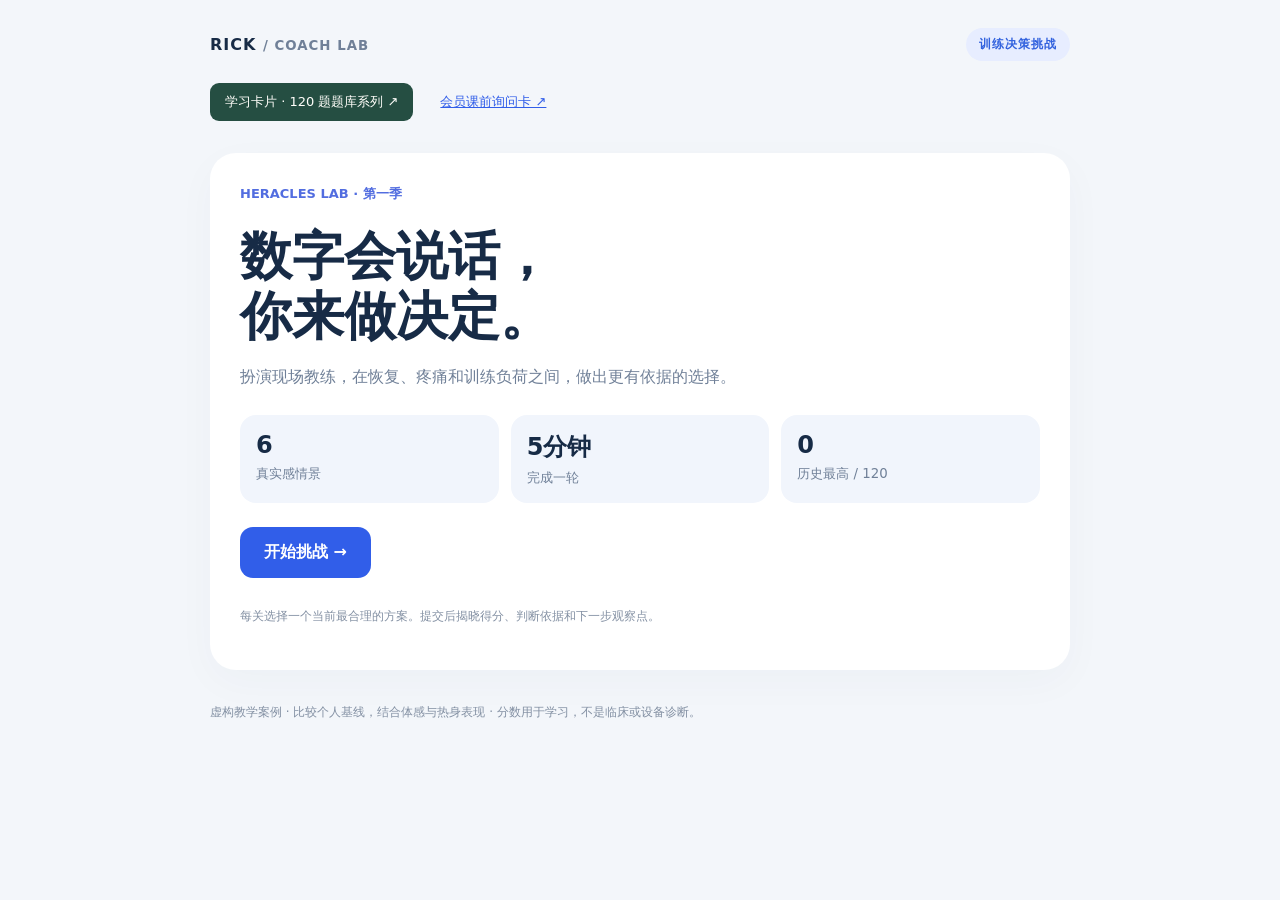
<file: index.html>
<!doctype html><html lang="zh-CN"><meta charset="utf-8"><meta name="viewport" content="width=device-width,initial-scale=1"><title>Rick · 训练决策挑战</title><style>
:root{font-family:system-ui,-apple-system,sans-serif;color:#172b46;background:#f3f6fa}*{box-sizing:border-box}body{margin:0}main{max-width:900px;margin:auto;padding:28px 20px 60px}header{display:flex;justify-content:space-between;align-items:center;font-weight:850;letter-spacing:1px}small,.muted{color:#708098}h1{font-size:clamp(30px,6vw,52px);line-height:1.15;margin:24px 0 12px}p{line-height:1.8}.pill{font-size:12px;border-radius:30px;padding:8px 13px;background:#e7edff;color:#3262de}.hero{margin:32px 0;padding:30px;border-radius:26px;background:#fff;box-shadow:0 12px 40px #1c386608}.stats{display:grid;grid-template-columns:repeat(3,1fr);gap:12px;margin:24px 0}.stat{padding:16px;border-radius:16px;background:#f1f5fc}.stat b{display:block;font-size:24px;margin-bottom:4px}.bar{height:6px;background:#e1e8f2;border-radius:9px;margin:20px 0}.bar i{display:block;background:#416bfa;height:100%;border-radius:9px;transition:width .3s}.tag{color:#526de0;font-size:13px;font-weight:700}h2{font-size:26px;line-height:1.4}.metrics{display:grid;grid-template-columns:repeat(2,1fr);gap:10px}.metric{padding:15px;background:#f3f6fb;border-radius:13px}.metric b{display:block;margin-top:7px;font-size:18px}.options{display:grid;gap:12px;margin:24px 0}button{font:inherit;cursor:pointer;border:0}button.option{text-align:left;padding:18px;background:white;border:1.5px solid #dce4ef;border-radius:14px;color:#243b59;line-height:1.5}button.option:hover{border-color:#416bfa;background:#f5f7ff}button.option.selected{border-color:#416bfa;background:#eaf0ff}button.option.correct{border-color:#1e9c80;background:#e4f6ee}button:disabled{cursor:default}.primary{background:#315ee9;color:white;border-radius:13px;padding:15px 24px;font-weight:750}.secondary{background:#eaf0fa;color:#33517a;border-radius:13px;padding:15px 22px;margin-left:10px}.feedback{padding:22px;border-radius:16px;background:#edf4ff;margin:20px 0}.feedback h3{margin:0}.feedback p{margin-bottom:0}.foot{font-size:12px;color:#8390a3;margin-top:28px}.hidden{display:none}.review{border-top:1px solid #e1e8f2;padding:18px 0}a{color:#315ee9}button:focus-visible{outline:3px solid #a6baff;outline-offset:3px}@media(max-width:500px){.hero{padding:22px 18px}.stat{padding:12px}.stat b{font-size:20px}.secondary{margin:10px 0 0}.metrics{gap:8px}}
</style><main><header><span>RICK <small>/ COACH LAB</small></span><span class="pill">训练决策挑战</span></header><nav aria-label="学习工具系列" style="display:flex;gap:12px;flex-wrap:wrap;margin:22px 0 0;font-size:13px"><a href="./quiz-series/" style="background:#254e42;color:#fffefa;text-decoration:none;padding:10px 15px;border-radius:9px">学习卡片 · 120 题题库系列 ↗</a><a href="./session-card/" style="padding:10px 15px">会员课前询问卡 ↗</a></nav><div id="app"></div><p class="foot">虚构教学案例 · 比较个人基线，结合体感与热身表现 · 分数用于学习，不是临床或设备诊断。</p></main><script>
const cases=[
{tag:'01 / 恢复与体感',title:'HRV正常，就能放心冲吗？',story:'会员今天安排高强度骑行。前天练腿，昨晚加班；本人说：“手表看起来还行，但腿有点沉。”没有急性疼痛或疾病症状。',metrics:[['昨晚睡眠','5小时'],['夜间HRV','在个人基线范围'],['静息心率','比平时高5次/分'],['热身反馈','腿沉，用力感偏高']],opts:['按原计划完成间歇，HRV正常就够了','先低强度热身复评，必要时改轻松骑或缩短训练','取消未来一周训练，等待指标全部完美','改成大重量腿部训练，避开有氧'],points:[0,20,5,0],why:'HRV只是一个线索。短睡眠、静息心率上移和热身用力感偏高，共同提示今天可能承受不了原定强度。先复评，再降强度或训练量，比机械照表更合理。',tip:'继续追问：腿沉是在缓解还是加重？相同功率下心率和RPE是否异常？若出现不适，应终止训练并进一步评估。'},
{tag:'02 / 数据与现实',title:'准备度很高，膝盖却在抗议',story:'会员准备做跳跃循环训练。手表训练准备度很高，但下楼时膝前侧疼，徒手蹲会重现疼痛。',metrics:[['训练准备度','88 / 100'],['睡眠','8小时'],['身体信号','下楼膝痛'],['动作检查','徒手蹲重现疼痛']],opts:['准备度高，按计划跳跃','充分热身后用意志力完成','暂停诱发疼痛的动作，选择耐受活动并评估问题','把跳跃次数减半，仍做同样动作'],points:[0,0,20,5],why:'全身恢复指标不能判断局部组织是否适合承受跳跃负荷。疼痛已在日常活动和动作中出现，应该先暂停诱发动作，了解疼痛和功能变化。',tip:'若疼痛持续、加重，或出现明显肿胀、卡锁、不能负重等情况，应寻求医疗评估。不要凭准备度给局部疼痛放行。'},
{tag:'03 / 负荷冲突',title:'每堂课都合理，排在一起呢？',story:'一位兼顾增肌和骑行的会员，周一重腿、周二骑行间歇、周三又重腿。最近两周腿部表现下降，上肢表现稳定，睡眠基本正常。',metrics:[['周一','大重量腿部'],['周二','高强度骑行'],['周三','再次大重量腿部'],['趋势','腿部表现连续下降']],opts:['增加腿部训练组数，突破平台','优先拉开腿部高负荷日，减少本周腿部总负荷并观察','只要每次换项目，就没有恢复冲突','停掉所有上肢训练'],points:[0,20,0,0],why:'换项目不等于换组织。骑行间歇和重腿都可能增加下肢疲劳，连续堆叠可能影响后续训练质量。结合表现趋势，优先调整排期和总量。',tip:'随后用相近条件下的力量表现、骑行输出和RPE复查；不要只盯着总训练分钟数。'},
{tag:'04 / 趋势判读',title:'HRV一天变低，需要停练吗？',story:'会员夜间HRV低于平时，但只出现一晚。静息心率与睡眠正常，没有不适；热身时动作、心率反应和体感均如常。今天计划中等强度力量训练。',metrics:[['HRV','单晚偏低'],['静息心率','正常'],['主观恢复','感觉良好'],['热身表现','和平时一致']],opts:['仅凭这一晚HRV，取消全部训练','把训练加倍，证明身体没问题','核对测量和近期趋势，按热身反应训练并保留调整余地','以后不再看HRV'],points:[5,0,20,0],why:'单次偏低可能来自正常波动或测量条件。其他信号和热身表现稳定时，可保留计划并动态调整，不必用一个数字一票否决。',tip:'观察后续几天的个人趋势；若同时出现体感恶化、表现下降或疾病症状，再重新评估。'},
{tag:'05 / 训练现场',title:'同样重量，今天突然很吃力',story:'会员平常深蹲工作组为80公斤×6，约RPE7。今天同样重量第一组已接近RPE9，速度明显变慢，动作仍可控，没有疼痛。',metrics:[['平时工作组','80kg × 6 / RPE7'],['今天第一组','80kg × 6 / RPE9'],['动作速度','明显变慢'],['今日目标','保持动作质量']],opts:['必须完成原定重量和全部组数','充分休息后复评，减重或减组，让努力程度回到目标范围','立刻测试1RM，确认实力','把剩余组都做到力竭'],points:[0,20,0,0],why:'计划重量只是起点，实际努力程度才反映当天这组的成本。先检查休息、热身和技术，再调整重量或组数，有助于维持训练质量。',tip:'RPE9表示大约还剩1次可完成重复，但估计存在误差。结合动作和速度，避免假装RPE是精密仪器。'},
{tag:'06 / 综合决策',title:'减量后回暖，该立即补课吗？',story:'会员因疲劳减量了三天。今天睡得好、精神回升，静息心率接近基线；还未做训练热身。会员想一次补回之前少练的所有组数。',metrics:[['最近三天','主动减量'],['主观状态','明显改善'],['静息心率','接近个人基线'],['训练表现','尚未复评']],opts:['一次补完所有缺失训练量','永远保持减量，不再增加训练','先热身复评，逐步恢复正常训练，继续观察次日反应','状态好就直接挑战个人纪录'],points:[0,5,20,0],why:'恢复好转支持重新评估训练，不代表可以一次偿还“训练债”。先确认实际表现，再逐步回到可承受的正常训练量。',tip:'下一天的疲劳、局部不适和表现变化，是判断恢复安排是否合适的重要反馈。'}
];let idx=0,answers=[],selected=null,revealed=false;const app=document.getElementById('app');let best=0;try{best=+localStorage.getItem('rick-best')||0}catch(e){}function home(){app.innerHTML=`<section class="hero"><span class="tag">HERACLES LAB · 第一季</span><h1>数字会说话，<br>你来做决定。</h1><p class="muted">扮演现场教练，在恢复、疼痛和训练负荷之间，做出更有依据的选择。</p><div class="stats"><div class="stat"><b>6</b><small>真实感情景</small></div><div class="stat"><b>5分钟</b><small>完成一轮</small></div><div class="stat"><b>${best}</b><small>历史最高 / 120</small></div></div><button class="primary" onclick="start()">开始挑战 →</button><p class="foot">每关选择一个当前最合理的方案。提交后揭晓得分、判断依据和下一步观察点。</p></section>`}function start(){idx=0;answers=[];selected=null;revealed=false;render()}function render(){const c=cases[idx];app.innerHTML=`<div class="bar"><i style="width:${idx/6*100}%"></i></div><section class="hero"><span class="tag">${c.tag} · 第 ${idx+1} / 6 关</span><h2>${c.title}</h2><p>${c.story}</p><div class="metrics">${c.metrics.map(m=>`<div class="metric"><small>${m[0]}</small><b>${m[1]}</b></div>`).join('')}</div><p class="muted">你会如何安排？</p><div class="options">${c.opts.map((o,i)=>`<button class="option ${selected===i?'selected':''} ${revealed&&c.points[i]===20?'correct':''}" ${revealed?'disabled':''} onclick="choose(${i})">${String.fromCharCode(65+i)}．${o}</button>`).join('')}</div>${revealed?`<div class="feedback" role="status"><h3>${c.points[selected]===20?'✓ 判断到位':c.points[selected]>0?'有可取之处，但还可更好':'再看看关键线索'} · +${c.points[selected]}分</h3><p>${c.why}</p><p><b>教练追问：</b>${c.tip}</p></div><button class="primary" onclick="next()">${idx===5?'查看挑战报告':'下一关 →'}</button>`:`<button class="primary" onclick="submit()" ${selected===null?'disabled style="opacity:.45"':''}>确认决策</button>`}</section>`}function choose(i){if(revealed)return;selected=i;render()}function submit(){if(selected===null||revealed)return;revealed=true;answers.push(selected);render()}function next(){if(idx===5){finish();return}idx++;selected=null;revealed=false;render();window.scrollTo({top:0,behavior:'smooth'})}function finish(){let score=answers.reduce((s,a,i)=>s+cases[i].points[a],0);best=Math.max(best,score);try{localStorage.setItem('rick-best',best)}catch(e){}app.innerHTML=`<section class="hero"><span class="tag">挑战完成 / COACH REPORT</span><h1>${score} <small style="font-size:22px">/ 120</small></h1><h2>${score>=100?'训练决策领航员':score>=70?'稳步进阶的教练':'好判断，从复盘开始'}</h2><p>关键不是追逐满分，而是建立判断顺序：<b>先看安全与症状，再结合个人趋势、体感和现场表现，最后调整计划。</b></p>${cases.map((c,i)=>`<div class="review"><b>${c.title} · ${c.points[answers[i]]} / 20</b><p class="muted">你的选择：${c.opts[answers[i]]}<br>推荐选择：${c.opts[c.points.indexOf(20)]}</p><p>${c.why}</p></div>`).join('')}<button class="primary" onclick="start()">再挑战一次 ↻</button><button class="secondary" onclick="home()">返回首页</button></section>`;window.scrollTo({top:0,behavior:'smooth'})}home();
</script></html>
</file>
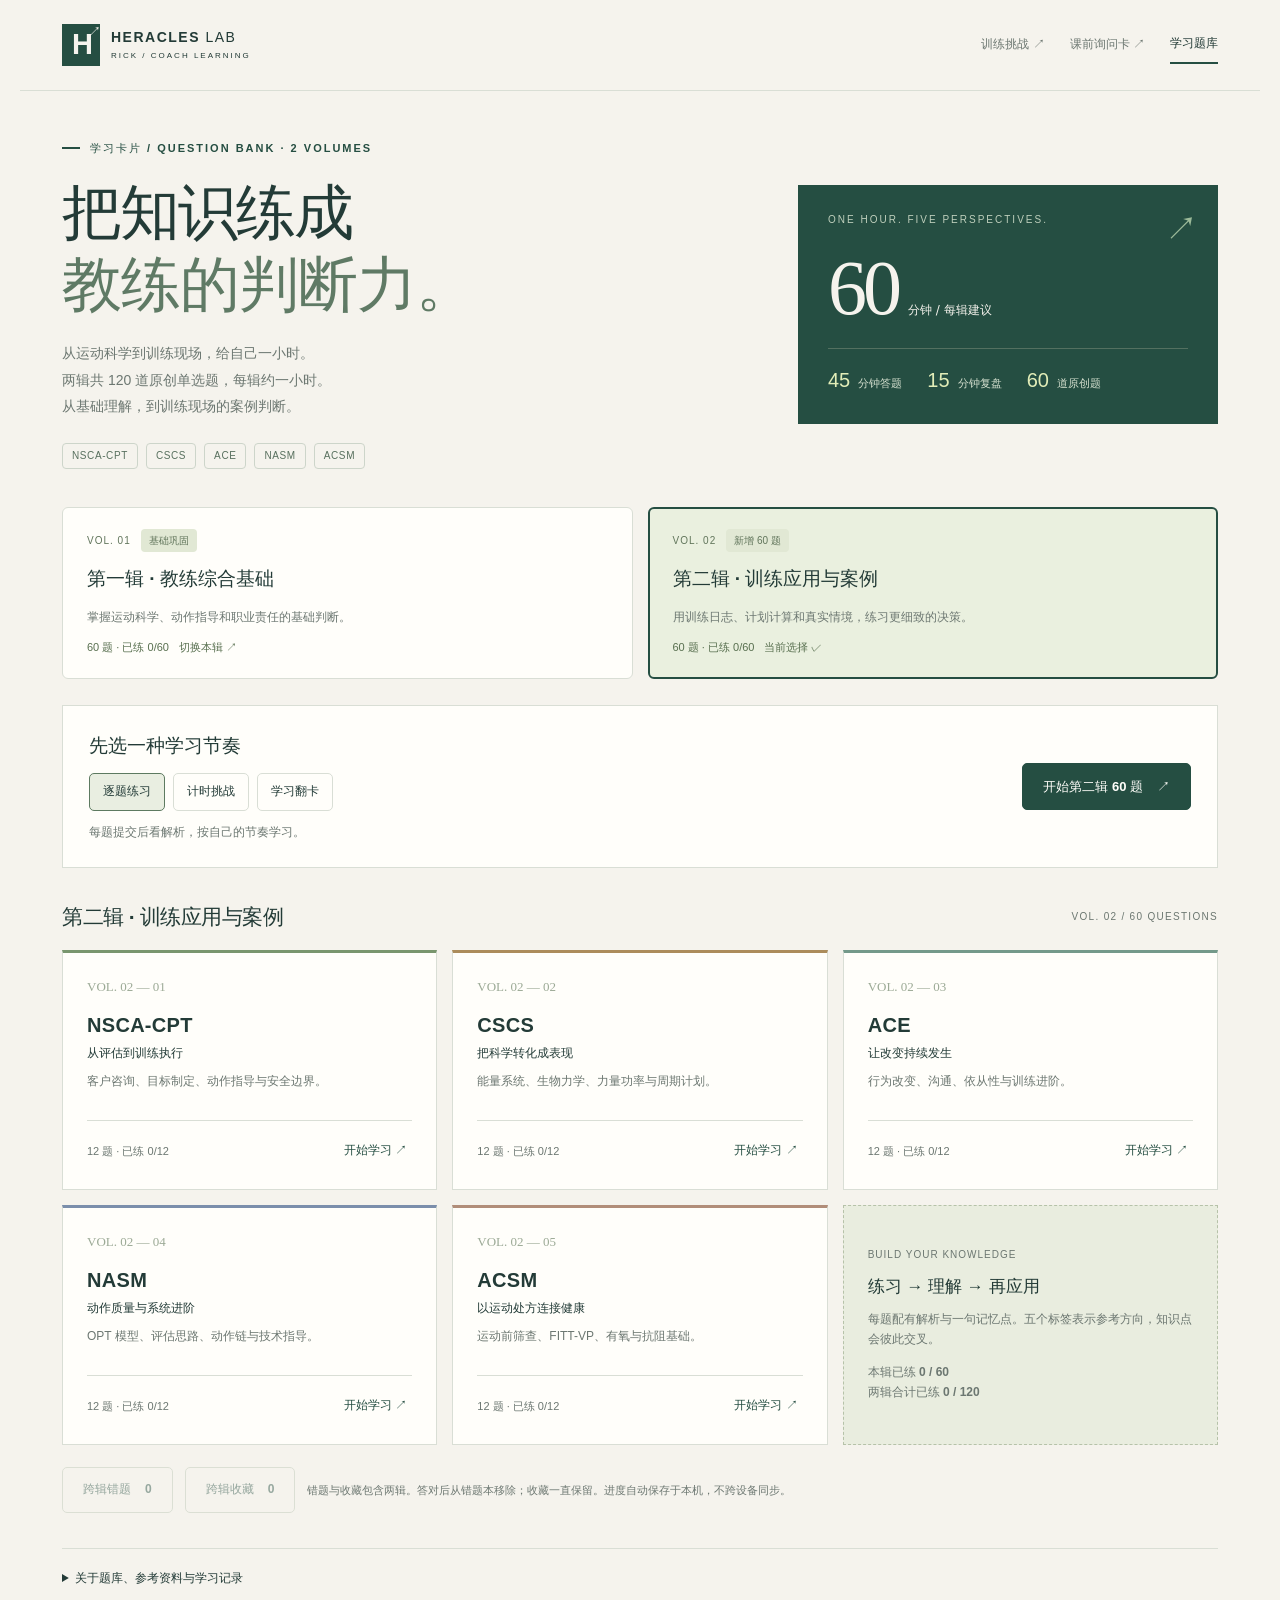
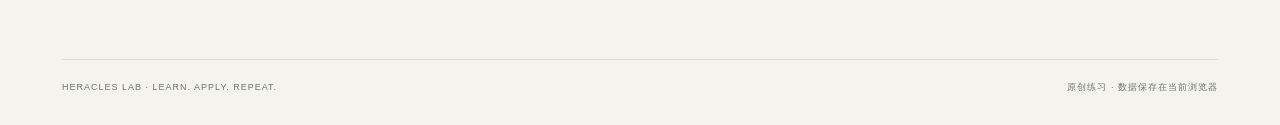
<file: quiz-series/index.html>
<!doctype html>
<html lang="zh-CN">
<head>
  <meta charset="utf-8"><meta name="viewport" content="width=device-width,initial-scale=1,viewport-fit=cover">
  <meta name="theme-color" content="#f5f3ed">
  <meta name="description" content="Rick 学习卡片·教练知识题库系列。参考 NSCA-CPT、CSCS、ACE、NASM、ACSM 公开学习领域，两辑120道原创题：基础巩固与训练应用案例，练习、计时挑战、翻卡与错题复盘。">
  <title>学习卡片 · 教练知识题库 | HERACLES LAB</title>
  <link rel="stylesheet" href="./style.css?v=20261027-2">
</head>
<body>
<a href="#content" class="skip">跳转到内容</a>
<header class="topbar"><a href="../" class="brand"><span class="brand-mark">H<span>↗</span></span><span>HERACLES <b>LAB</b><small>RICK / COACH LEARNING</small></span></a><nav aria-label="主导航"><a href="../">训练挑战 ↗</a><a href="../session-card/">课前询问卡 ↗</a><button id="home-nav" class="nav-current">学习题库</button></nav></header>
<main id="content" tabindex="-1"><div id="app"><p class="loading">正在整理你的学习卡片…</p></div><noscript><p>请启用 JavaScript 后使用交互题库。</p></noscript></main>
<footer><span>HERACLES LAB · LEARN. APPLY. REPEAT.</span><span>原创练习 · 数据保存在当前浏览器</span></footer>
<div id="toast" class="toast" role="status" aria-live="polite"></div>
<dialog id="confirm-dialog" aria-labelledby="dialog-title"><h2 id="dialog-title">交卷并复盘？</h2><p id="dialog-body"></p><div class="actions"><button class="btn secondary" id="dialog-cancel">继续答题</button><button class="btn" id="dialog-ok">确认交卷</button></div></dialog>
<script src="./questions.js?v=20261027-2"></script><script type="module" src="./app.mjs?v=20261027-2"></script>
</body></html>
</file>
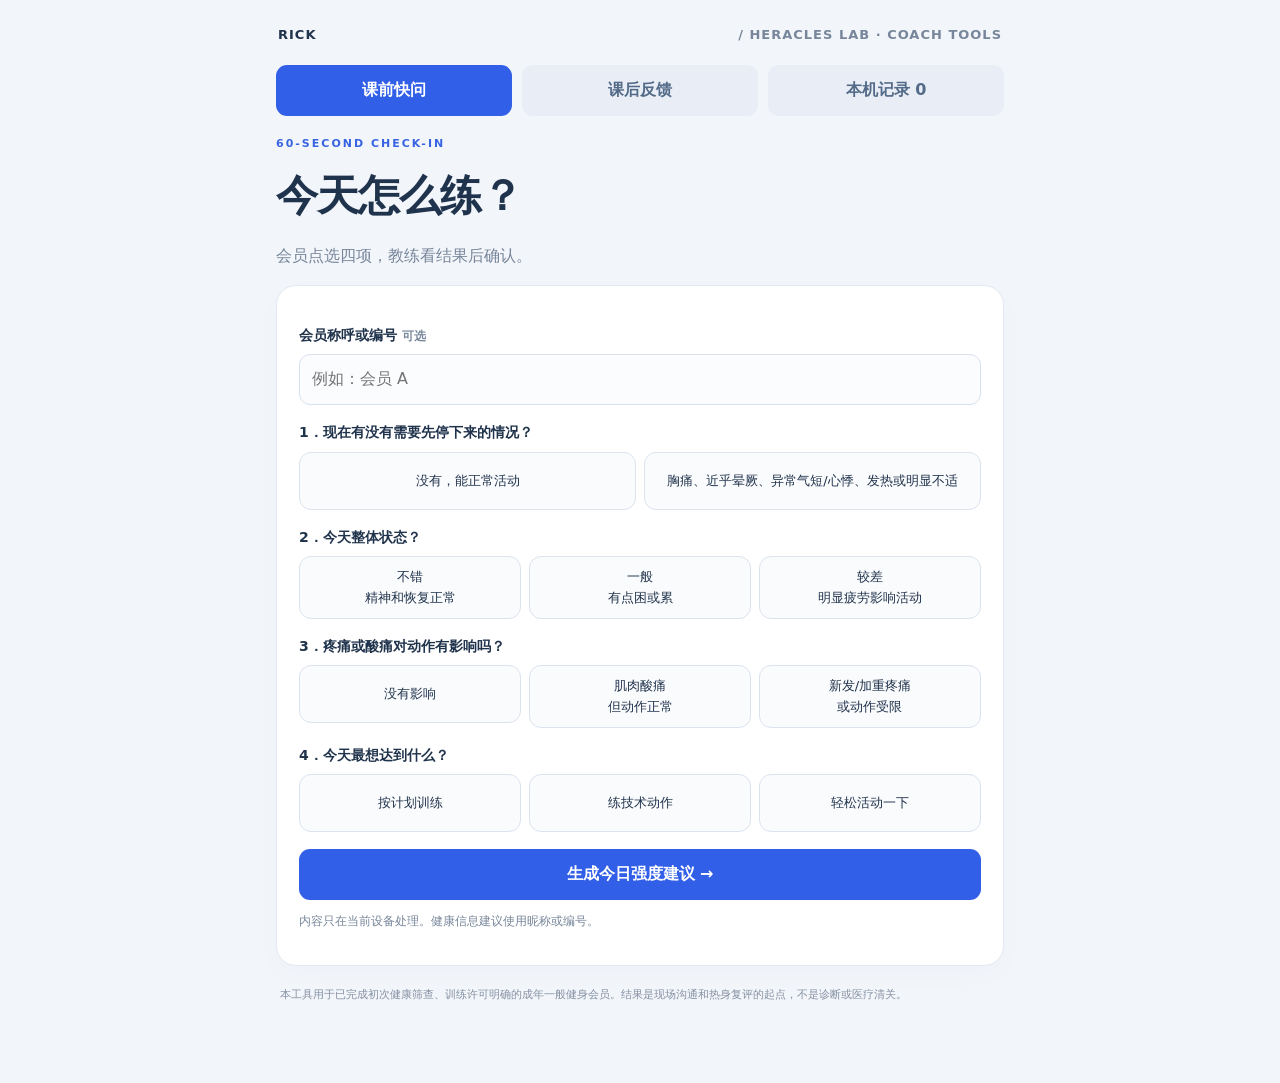
<file: session-card/index.html>
<!doctype html>
<html lang="zh-CN"><head><meta charset="utf-8"><meta name="viewport" content="width=device-width,initial-scale=1"><title>Rick · 会员训练状态卡</title>
<style>
:root{font-family:system-ui,-apple-system,"PingFang SC",sans-serif;color:#20334c;background:#f2f5fa;line-height:1.55}*{box-sizing:border-box}body{margin:0}main{max-width:760px;margin:auto;padding:20px 16px 60px}header,.row,.tabs,.actions{display:flex;align-items:center;gap:10px}header,.row{justify-content:space-between}header{font-size:13px;font-weight:900;letter-spacing:1px;margin:5px 2px 20px}header span,.muted,small{color:#77869a}h1{font-size:clamp(28px,7vw,42px);letter-spacing:-1px;margin:8px 0}h2{font-size:22px;margin:0 0 5px}h3{font-size:17px;margin:0 0 8px}.eyebrow{font-size:11px;letter-spacing:2px;font-weight:900;color:#3864e2}.pill{font-size:12px;font-weight:800;color:#3864e2;background:#edf2ff;padding:6px 11px;border-radius:99px}.card{background:#fff;border:1px solid #e3e9f2;border-radius:20px;padding:22px;margin-top:16px;box-shadow:0 8px 28px #294a7205}.tabs{margin-bottom:14px}.tabs button{flex:1;background:#e9eef6;color:#536b88}.tabs button.active{background:#315fe8;color:white}.field{margin:17px 0}.field>label{display:block;font-weight:800;font-size:14px;margin-bottom:8px}.choices{display:grid;grid-template-columns:repeat(3,1fr);gap:8px}.choices.two{grid-template-columns:repeat(2,1fr)}.choice input{position:absolute;opacity:0}.choice span{display:flex;align-items:center;justify-content:center;text-align:center;min-height:58px;padding:10px;border:1px solid #dbe3ee;border-radius:12px;background:#fafbfd;font-size:13px}.choice input:checked+span{border-color:#315fe8;background:#edf2ff;color:#244fc8;font-weight:800}input[type=text],input[type=number],input[type=date],textarea,select{font:inherit;width:100%;padding:12px;border:1px solid #d8e1ec;border-radius:11px;background:#fbfcfe;color:#20334c}textarea{min-height:78px;resize:vertical}button{font:inherit;border:0;border-radius:11px;padding:13px 17px;font-weight:800;cursor:pointer;background:#315fe8;color:white}button.secondary{background:#eaf0f8;color:#46617f}button.ghost{background:transparent;color:#4d6684;border:1px solid #dce4ee}.actions{flex-wrap:wrap;margin-top:18px}.actions button{flex:1;min-width:145px}.hidden{display:none!important}.notice{padding:13px;border-radius:12px;background:#fff0ee;color:#9d3937;font-size:13px;margin-top:10px}.result{border-top:5px solid #3262ed}.result.caution{border-top-color:#e4a22f}.result.stop{border-top-color:#d45a57}.metrics{display:grid;grid-template-columns:repeat(3,1fr);gap:9px;margin:17px 0}.metric{padding:13px;background:#f3f6fa;border-radius:12px;font-size:11px;color:#718097}.metric b{display:block;color:#253d59;font-size:17px;margin-top:4px}.plan{padding-left:20px}.plan li{margin:8px 0}.summary{font-size:13px;background:#f6f8fb;padding:13px;border-radius:12px}.historyItem{border:1px solid #e1e7f0;border-radius:14px;padding:15px;margin:10px 0}.historyItem p{margin:4px 0}.historyItem .tag{font-size:11px;color:#315fe8;font-weight:800}.empty{text-align:center;padding:35px 10px;color:#7b899a}.subtle{font-size:12px}.sectionHead{margin-bottom:14px}.postgrid{display:grid;grid-template-columns:1fr 1fr;gap:12px}footer{font-size:11px;color:#8491a2;margin:20px 4px}dialog{border:0;border-radius:18px;padding:18px;max-width:590px;width:calc(100% - 30px);box-shadow:0 25px 80px #10233d40}dialog::backdrop{background:#1d2d4466}dialog img{width:100%;border-radius:12px}button:focus-visible,input:focus-visible,textarea:focus-visible{outline:3px solid #a9bdff;outline-offset:2px}@media(max-width:520px){main{padding:14px 12px 45px}.card{padding:18px 15px;border-radius:16px}.choices{grid-template-columns:1fr}.choices.two{grid-template-columns:1fr 1fr}.metrics{grid-template-columns:1fr}.metric{display:flex;align-items:center;justify-content:space-between}.metric b{margin:0}.postgrid{grid-template-columns:1fr}.row{align-items:flex-start}.pill{white-space:nowrap}}
</style></head><body><main>
<header>RICK <span>/ HERACLES LAB · COACH TOOLS</span></header>
<div class="tabs" role="tablist"><button class="active" data-tab="checkin">课前快问</button><button data-tab="after">课后反馈</button><button data-tab="history">本机记录 <span id="count">0</span></button></div>
<section id="checkin" class="panel"><div class="sectionHead"><span class="eyebrow">60-SECOND CHECK-IN</span><h1>今天怎么练？</h1><p class="muted">会员点选四项，教练看结果后确认。</p></div>
<form id="quickForm" class="card"><div class="field"><label>会员称呼或编号 <small>可选</small></label><input id="member" type="text" maxlength="30" placeholder="例如：会员 A"></div>
<div class="field"><label>1．现在有没有需要先停下来的情况？</label><div class="choices two"><label class="choice"><input type="radio" name="safety" value="ok" required><span>没有，能正常活动</span></label><label class="choice"><input type="radio" name="safety" value="stop"><span>胸痛、近乎晕厥、异常气短/心悸、发热或明显不适</span></label></div><div id="safetyNotice" class="notice hidden">今天先不进入训练。若症状正在发生、严重或持续，及时联系当地急救服务；其他情况先由医疗专业人员评估。</div></div>
<div class="field"><label>2．今天整体状态？</label><div class="choices"><label class="choice"><input type="radio" name="ready" value="good" required><span>不错<br>精神和恢复正常</span></label><label class="choice"><input type="radio" name="ready" value="mid"><span>一般<br>有点困或累</span></label><label class="choice"><input type="radio" name="ready" value="low"><span>较差<br>明显疲劳影响活动</span></label></div></div>
<div class="field"><label>3．疼痛或酸痛对动作有影响吗？</label><div class="choices"><label class="choice"><input type="radio" name="pain" value="none" required><span>没有影响</span></label><label class="choice"><input type="radio" name="pain" value="sore"><span>肌肉酸痛<br>但动作正常</span></label><label class="choice"><input type="radio" name="pain" value="pain"><span>新发/加重疼痛<br>或动作受限</span></label></div><textarea id="painNote" class="hidden" maxlength="120" placeholder="部位、诱发动作、是否加重（有疼痛时必填）"></textarea></div>
<div class="field"><label>4．今天最想达到什么？</label><div class="choices"><label class="choice"><input type="radio" name="goal" value="plan" required><span>按计划训练</span></label><label class="choice"><input type="radio" name="goal" value="skill"><span>练技术动作</span></label><label class="choice"><input type="radio" name="goal" value="easy"><span>轻松活动一下</span></label></div></div>
<button type="submit" style="width:100%">生成今日强度建议 →</button><p class="subtle muted">内容只在当前设备处理。健康信息建议使用昵称或编号。</p></form></section>
<section id="result" class="card result hidden" aria-live="polite"></section>
<section id="after" class="panel hidden"><div class="sectionHead"><span class="eyebrow">POST-SESSION</span><h1>课后 30 秒反馈</h1><p class="muted">留下真正影响下次课的四个信息。</p></div><form id="afterForm" class="card">
<div class="postgrid"><div class="field"><label>会员称呼或编号</label><input id="afterMember" required maxlength="30" placeholder="与课前一致"></div><div class="field"><label>本次训练日期</label><input id="afterDate" type="date" required></div></div>
<div class="field"><label>整堂课实际 RPE（0–10）</label><input id="sessionRpe" type="range" min="0" max="10" value="6"><div class="row"><small>非常轻松</small><b id="rpeValue">6 / 10</b><small>极限</small></div></div>
<div class="field"><label>原计划完成度</label><div class="choices"><label class="choice"><input type="radio" name="completion" value="全部完成" required><span>全部完成</span></label><label class="choice"><input type="radio" name="completion" value="调整后完成"><span>调整后完成</span></label><label class="choice"><input type="radio" name="completion" value="提前结束"><span>提前结束</span></label></div></div>
<div class="field"><label>训练中疼痛变化</label><div class="choices"><label class="choice"><input type="radio" name="painAfter" value="无疼痛/无变化" required><span>无疼痛/无变化</span></label><label class="choice"><input type="radio" name="painAfter" value="改善"><span>改善</span></label><label class="choice"><input type="radio" name="painAfter" value="出现或加重"><span>出现或加重</span></label></div></div>
<div class="field"><label>教练备注 <small>可选</small></label><textarea id="coachNote" maxlength="200" placeholder="哪些动作调整有效？下次避免或重点观察什么？"></textarea></div><button type="submit" style="width:100%">保存并生成下次课提示</button></form><section id="nextPlan" class="card hidden" aria-live="polite"></section></section>
<section id="history" class="panel hidden"><div class="sectionHead"><span class="eyebrow">LOCAL LOG</span><h1>本机记录</h1><p class="muted">只保存在当前浏览器，可复制或删除。</p></div><div id="historyList"></div></section>
<dialog id="shareDialog"><div class="row"><h3>微信结果卡</h3><button class="ghost" onclick="shareDialog.close()">关闭</button></div><p class="subtle muted">手机上可长按图片保存，或使用“分享图片”。</p><img id="shareImage" alt="今日训练建议卡"><div class="actions"><button id="nativeShare">分享图片</button><button class="secondary" id="downloadCard">下载图片</button></div></dialog>
<footer>本工具用于已完成初次健康筛查、训练许可明确的成年一般健身会员。结果是现场沟通和热身复评的起点，不是诊断或医疗清关。</footer>
</main><script>
const $=id=>document.getElementById(id),q=(s,p=document)=>p.querySelector(s),qa=(s,p=document)=>[...p.querySelectorAll(s)];const esc=s=>String(s??'').replace(/[&<>"']/g,c=>({'&':'&amp;','<':'&lt;','>':'&gt;','"':'&quot;',"'":'&#39;'}[c]));const today=()=>{const d=new Date;return `${d.getFullYear()}-${String(d.getMonth()+1).padStart(2,'0')}-${String(d.getDate()).padStart(2,'0')}`};let current=null,cardBlob=null;$('afterDate').value=today();
function radio(name,form=document){return q(`input[name="${name}"]:checked`,form)?.value||''}qa('.tabs button').forEach(b=>b.onclick=()=>showTab(b.dataset.tab));function showTab(id){qa('.tabs button').forEach(b=>b.classList.toggle('active',b.dataset.tab===id));qa('.panel').forEach(p=>p.classList.toggle('hidden',p.id!==id));$('result').classList.add('hidden');if(id==='history')renderHistory()}qa('input[name=safety]').forEach(i=>i.onchange=()=>$('safetyNotice').classList.toggle('hidden',i.value!=='stop'));qa('input[name=pain]').forEach(i=>i.onchange=()=>{const on=i.value==='pain';$('painNote').classList.toggle('hidden',!on);$('painNote').required=on});
function decide(v){if(v.safety==='stop')return{level:'stop',title:'暂停训练 · 先评估异常情况',rpe:'不训练',volume:'暂停',start:'医疗评估',steps:['不进入热身或训练。','若症状正在发生、严重或持续，及时联系当地急救服务。'],tag:'暂停'};if(v.pain==='pain')return{level:'caution',title:'局部问题优先 · 暂停诱发动作',rpe:'按安全活动决定',volume:'暂不自动设定',start:'检查疼痛与功能',steps:['暂停诱发疼痛或动作受限的项目，由教练了解部位、性质与变化。','只有确认其他活动安全且不诱发症状时，才考虑替代训练；持续或加重应转介评估。'],tag:'先评估'};if(v.ready==='low'||v.goal==='easy')return{level:'caution',title:'恢复 / 技术优先',rpe:'2–4 / 10',volume:'缩短约30–50%',start:'轻松热身复评',steps:['选择轻松活动、技术练习或恢复内容。','保留约4次以上余力；若热身后仍明显疲劳，结束训练。'],tag:'恢复日'};if(v.ready==='mid'||v.pain==='sore')return{level:'caution',title:'保守起步 · 热身后再定',rpe:'4–6 / 10',volume:'先减约20–30%',start:'首组复评',steps:['逐级热身，观察动作、心率和主观用力感。','力量动作先留3–4次余力；首组偏重时减重5–10%或减少重复。'],tag:'保守'};if(v.goal==='skill')return{level:'',title:'技术训练 · 质量优先',rpe:'4–6 / 10',volume:'按技术质量调整',start:'低负荷练习',steps:['从容易控制的负荷和动作范围开始。','保持至少4次余力，动作质量下降时停止该组。'],tag:'技术'};return{level:'',title:'按计划进入热身',rpe:'按原计划',volume:'先维持',start:'首组确认',steps:['逐级热身，确认没有疼痛且动作稳定。','一般工作组先留2–3次余力；今天状态好也不自动挑战极限。'],tag:'正常'}}
$('quickForm').onsubmit=e=>{e.preventDefault();const v={member:$('member').value.trim()||'会员',safety:radio('safety',e.target),ready:radio('ready',e.target),pain:radio('pain',e.target),goal:radio('goal',e.target),painNote:$('painNote').value.trim(),date:today()};current={...v,...decide(v)};renderResult()};function renderResult(){const r=current;$('result').className=`card result ${r.level}`;$('result').innerHTML=`<span class="eyebrow">TODAY'S PLAN</span><p class="subtle muted">${esc(r.member)} · ${r.date}</p><h2>${r.title}</h2><div class="metrics"><div class="metric">整堂课RPE<b>${r.rpe}</b></div><div class="metric">训练量<b>${r.volume}</b></div><div class="metric">下一步<b>${r.start}</b></div></div><ol class="plan">${r.steps.map(x=>`<li>${esc(x)}</li>`).join('')}</ol>${r.painNote?`<p class="summary"><b>疼痛说明：</b>${esc(r.painNote)}</p>`:''}<p class="subtle muted">教练须结合热身与首组表现确认。RPE为整堂课用力感，不能替代单组RIR。</p><div class="actions"><button onclick="makeCard()">生成微信结果卡</button><button class="secondary" onclick="startAfter()">课后再记录</button><button class="ghost" onclick="resetCheckin()">下一位会员</button></div>`;$('result').scrollIntoView({behavior:'smooth'})}function resetCheckin(){$('quickForm').reset();$('painNote').classList.add('hidden');$('safetyNotice').classList.add('hidden');$('result').classList.add('hidden');current=null;scrollTo({top:0,behavior:'smooth'})}function startAfter(){if(current)$('afterMember').value=current.member;showTab('after')}
function wrapText(ctx,text,max){const out=[];let line='';for(const ch of text){if(ctx.measureText(line+ch).width>max&&line){out.push(line);line=ch}else line+=ch}if(line)out.push(line);return out}function round(x,a,b,w,h,r){x.beginPath();x.roundRect(a,b,w,h,r)}
async function makeCard(){if(!current)return;const c=document.createElement('canvas');c.width=1080;c.height=1440;const x=c.getContext('2d');x.fillStyle='#f2f6fb';x.fillRect(0,0,c.width,c.height);x.fillStyle='#fff';round(x,65,60,950,1320,42);x.fill();x.fillStyle='#315fe8';x.fillRect(65,60,950,18);x.fillStyle='#315fe8';x.font='700 30px system-ui';x.fillText('RICK · HERACLES LAB',120,145);x.fillStyle='#77869a';x.font='28px system-ui';x.fillText(`${current.member}  ·  ${current.date}`,120,215);x.fillStyle='#20334c';x.font='800 54px system-ui';let y=315;wrapText(x,current.title,820).forEach(t=>{x.fillText(t,120,y);y+=68});const boxes=[[current.rpe,'整堂课RPE'],[current.volume,'训练量'],[current.start,'下一步']];boxes.forEach((b,i)=>{const bx=120+i*290;x.fillStyle='#f1f5fb';round(x,bx,450,265,150,24);x.fill();x.fillStyle='#75859b';x.font='24px system-ui';x.fillText(b[1],bx+24,492);x.fillStyle='#20334c';x.font='700 29px system-ui';wrapText(x,b[0],215).slice(0,2).forEach((t,j)=>x.fillText(t,bx+24,540+j*36))});x.fillStyle='#20334c';x.font='700 31px system-ui';x.fillText('今天这样安排',120,685);x.font='29px system-ui';y=755;current.steps.forEach((s,i)=>{wrapText(x,`${i+1}. ${s}`,820).forEach(t=>{x.fillText(t,120,y);y+=43});y+=22});if(current.painNote){x.fillStyle='#fff1ef';round(x,120,y,840,130,22);x.fill();x.fillStyle='#983d39';x.font='26px system-ui';wrapText(x,`疼痛说明：${current.painNote}`,790).slice(0,3).forEach((t,j)=>x.fillText(t,145,y+43+j*34))}x.fillStyle='#8090a4';x.font='23px system-ui';wrapText(x,'训练建议由教练结合热身与首组表现确认。本卡用于沟通，不是医疗诊断。',820).forEach((t,j)=>x.fillText(t,120,1270+j*34));x.fillStyle='#315fe8';x.font='700 24px system-ui';x.fillText('先问状态 · 再定强度 · 训练后复盘',120,1350);cardBlob=await new Promise(res=>c.toBlob(res,'image/png'));$('shareImage').src=URL.createObjectURL(cardBlob);const f=new File([cardBlob],'training-card.png',{type:'image/png'});$('nativeShare').classList.toggle('hidden',!(navigator.canShare&&navigator.canShare({files:[f]})));$('shareDialog').showModal()}
$('nativeShare').onclick=async()=>{if(!cardBlob)return;const f=new File([cardBlob],'Rick-今日训练建议.png',{type:'image/png'});try{await navigator.share({files:[f],title:'今日训练建议'})}catch(e){}};$('downloadCard').onclick=()=>{if(!cardBlob)return;const a=document.createElement('a');a.href=URL.createObjectURL(cardBlob);a.download=`Rick-训练建议-${today()}.png`;a.click();setTimeout(()=>URL.revokeObjectURL(a.href),1000)};
$('sessionRpe').oninput=e=>$('rpeValue').textContent=`${e.target.value} / 10`;$('afterForm').onsubmit=e=>{e.preventDefault();const rec={id:Date.now(),date:$('afterDate').value,member:$('afterMember').value.trim(),rpe:+$('sessionRpe').value,completion:radio('completion',e.target),pain:radio('painAfter',e.target),note:$('coachNote').value.trim()};const next=nextAdvice(rec);rec.next=next;const list=records();list.unshift(rec);localStorage.setItem('rick-session-records',JSON.stringify(list.slice(0,100)));updateCount();$('nextPlan').classList.remove('hidden');$('nextPlan').innerHTML=`<span class="eyebrow">NEXT SESSION</span><h2>${esc(rec.member)} · 下次课提示</h2><p>${esc(next)}</p><div class="actions"><button onclick="copyNext(this)">复制提示</button><button class="secondary" onclick="showTab('history')">查看记录</button></div>`;$('nextPlan').scrollIntoView({behavior:'smooth'})};
function nextAdvice(r){if(r.pain==='出现或加重')return'下次课前先复查疼痛和功能；暂停诱发动作，未明确原因前不自动恢复原强度。';if(r.completion==='提前结束'||r.rpe>=9)return'下次先用本次调整后的负荷或再减量约10–20%，保留更多余力；不要补回本次未完成训练量。';if(r.completion==='调整后完成'||r.rpe>=8)return'下次沿用本次有效调整作为起点，热身后再决定是否小幅恢复训练量。';if(r.rpe<=4&&r.completion==='全部完成')return'下次若状态、动作与疼痛均稳定，可只增加一个变量：最小一档重量、1–2次重复或1组。';return'下次维持本次有效安排，结合课前状态和首组表现再微调。'}function records(){try{return JSON.parse(localStorage.getItem('rick-session-records')||'[]')}catch(e){return[]}}function updateCount(){$('count').textContent=records().length}function renderHistory(){const rs=records();updateCount();$('historyList').innerHTML=rs.length?rs.map(r=>`<div class="historyItem"><div class="row"><div><span class="tag">${esc(r.date)}</span><h3>${esc(r.member)}</h3></div><button class="ghost" onclick="removeRecord(${r.id})">删除</button></div><p>整课 RPE：<b>${r.rpe}/10</b> · ${esc(r.completion)} · 疼痛：${esc(r.pain)}</p>${r.note?`<p class="muted">教练备注：${esc(r.note)}</p>`:''}<p class="summary"><b>下次：</b>${esc(r.next)}</p></div>`).join(''):'<div class="card empty">还没有课后记录。</div>'}function removeRecord(id){if(!confirm('删除这条本机记录？'))return;localStorage.setItem('rick-session-records',JSON.stringify(records().filter(x=>x.id!==id)));renderHistory()}async function copyNext(btn){try{await navigator.clipboard.writeText($('nextPlan').innerText);btn.textContent='已复制 ✓'}catch(e){btn.textContent='请手动复制'}}updateCount();
</script></body></html>
</file>
<file: quiz-series/style.css>
:root{--paper:#f5f3ed;--white:#fffefa;--ink:#233b37;--muted:#6c7771;--line:#d9ded5;--green:#254e42;--lime:#e2edb8;--gold:#b98a3e;--red:#a44636;font-family:Inter,-apple-system,BlinkMacSystemFont,'Segoe UI','PingFang SC','Microsoft YaHei',sans-serif;color:var(--ink);background:var(--paper);font-synthesis:none;line-height:1.65}*{box-sizing:border-box}body{margin:0}button,a,input,select{touch-action:manipulation}button,input,select{font:inherit}button,a{ -webkit-tap-highlight-color:transparent}button{cursor:pointer}button:disabled{cursor:default;opacity:.45}a{color:inherit}button:focus-visible,a:focus-visible,input:focus-visible,select:focus-visible,summary:focus-visible{outline:3px solid #a58540;outline-offset:4px}button{color:inherit}h1,h2,h3,p{margin:0}h1{font-size:clamp(35px,4.8vw,60px);letter-spacing:-2px;line-height:1.2;font-weight:750}h2{font-size:25px;letter-spacing:-.5px;line-height:1.45}h3{font-size:19px}p+p{margin-top:12px}.topbar{max-width:1240px;margin:auto;padding:24px 42px;display:flex;justify-content:space-between;align-items:center;gap:20px;border-bottom:1px solid var(--line)}.brand{display:flex;gap:11px;align-items:center;text-decoration:none;font-size:14px;letter-spacing:1.5px;font-weight:800;line-height:1.3}.brand b{font-weight:400}.brand small{display:block;font-size:8px;letter-spacing:2px;font-weight:500;margin-top:5px}.brand-mark{background:var(--green);color:var(--paper);width:38px;height:42px;display:grid;place-content:center;font-size:29px;position:relative;letter-spacing:-3px}.brand-mark span{position:absolute;font-size:13px;right:2px;top:0}nav{display:flex;gap:25px;align-items:center;font-size:12px}nav a{text-decoration:none;color:var(--muted)}.nav-current{border:0;background:none;color:var(--ink);padding:8px 0;border-bottom:2px solid var(--green);font-weight:700}main{max-width:1156px;margin:auto;padding:48px 0 70px;min-height:75vh}.eyebrow{font-size:11px;letter-spacing:2px;font-weight:700;color:var(--green);display:flex;align-items:center;gap:10px;margin-bottom:20px}.eyebrow:before{content:'';width:18px;height:2px;background:currentColor}.hero{display:grid;grid-template-columns:1.6fr 1fr;gap:64px;align-items:center;margin-bottom:38px}.hero h1 span{font-family:Georgia,serif;font-style:italic;font-weight:400;color:#5f7a65;letter-spacing:-1px}.hero p{font-size:14px;max-width:580px;margin-top:19px;color:var(--muted);line-height:1.9}.tags{display:flex;gap:8px;flex-wrap:wrap;margin-top:23px}.tag{font-size:10px;letter-spacing:.6px;border:1px solid #cdd5ca;padding:4px 9px;border-radius:4px;color:#58705e}.time-panel{background:var(--green);color:var(--paper);padding:27px 30px;position:relative;overflow:hidden}.time-panel:after{content:'↗';position:absolute;right:20px;top:17px;font-size:33px;color:#9cba99}.time-panel .label{font-size:10px;letter-spacing:2px;color:#bfcfbc}.time-big{font:78px/1.2 Georgia,serif;letter-spacing:-4px;margin:13px 0}.time-big small{font:12px system-ui;letter-spacing:0;margin-left:10px}.time-split{display:flex;border-top:1px solid #537060;padding-top:15px;gap:25px;font-size:11px;color:#d5e0cf}.time-split b{color:var(--lime);font-size:20px;font-weight:500;margin-right:5px}.section-head{display:flex;align-items:center;justify-content:space-between;gap:14px;margin:34px 0 18px}.section-head h2{font-size:21px}.section-head .caption{font-size:10px;letter-spacing:1.3px;color:var(--muted)}.resume{background:#edf1e2;border:1px solid #ced9bc;padding:17px 22px;display:flex;justify-content:space-between;align-items:center;gap:18px;margin-bottom:22px}.resume p{font-size:13px}.resume small{font-size:11px;color:var(--muted)}.mode-panel{display:grid;grid-template-columns:1fr auto;gap:22px;align-items:center;background:var(--white);border:1px solid var(--line);padding:24px 26px}.mode-controls{display:flex;gap:8px;margin:12px 0}.mode-controls label{position:relative}.mode-controls input{position:absolute;opacity:0;width:100%;height:100%;margin:0}.mode-controls span{display:block;padding:8px 13px;border:1px solid var(--line);font-size:12px;cursor:pointer;border-radius:5px}.mode-controls input:checked+span{background:#e9eee1;border-color:#5d7a60;font-weight:650}.mode-controls input:focus-visible+span{outline:3px solid var(--gold);outline-offset:3px}.muted{color:var(--muted)}.small{font-size:12px}.micro{font-size:10px;letter-spacing:1px}.btn{border:1px solid var(--green);border-radius:5px;background:var(--green);color:#fffefa;font-size:13px;font-weight:600;padding:12px 20px;min-height:46px;display:inline-flex;align-items:center;justify-content:center;gap:14px;text-decoration:none}.btn:hover:not(:disabled){background:#346454}.btn.secondary{background:transparent;color:var(--green);border-color:#bdc8b7}.btn.secondary:hover{background:#e9eddf}.btn.light{background:var(--lime);color:var(--green);border-color:transparent}.btn.text{border:0;background:none;color:var(--muted);padding:8px 5px;min-height:40px}.grid{display:grid;grid-template-columns:repeat(3,1fr);gap:15px}.track{position:relative;border:1px solid var(--line);border-top:3px solid #79966e;background:var(--white);padding:23px 24px;display:flex;flex-direction:column;min-height:240px}.track:nth-child(2){border-top-color:#ac8c5b}.track:nth-child(3){border-top-color:#74998a}.track:nth-child(4){border-top-color:#7b8eab}.track:nth-child(5){border-top-color:#b18d79}.track .number{font-family:Georgia,serif;font-size:13px;color:#9caa96}.track h3{font-size:20px;letter-spacing:.3px;margin:11px 0 2px}.track p{font-size:12px;color:var(--muted);margin:9px 0 18px;flex:1}.track-bottom{display:flex;justify-content:space-between;align-items:center;padding-top:15px;border-top:1px solid var(--line);font-size:11px;color:var(--muted)}.track-start{border:0;background:none;color:var(--green);font-size:12px;padding:5px;font-weight:700}.series-note{background:#e9eddf;border:1px dashed #b6c2a9;display:flex;flex-direction:column;justify-content:center;padding:24px}.series-note h3{font-size:17px;margin:9px 0}.series-note p{font-size:12px;color:var(--muted)}.tools{display:flex;gap:12px;align-items:center;flex-wrap:wrap;margin-top:22px}.tools .btn{font-size:12px}.tools small{font-size:11px;color:var(--muted)}details{border-top:1px solid var(--line);padding-top:20px;margin-top:35px;font-size:12px;color:var(--muted)}summary{font-weight:600;color:var(--ink);cursor:pointer}.sources{display:grid;grid-template-columns:repeat(2,1fr);gap:18px;margin:20px 0}.sources a{color:var(--green)}footer{max-width:1156px;margin:auto;border-top:1px solid var(--line);padding:20px 0 30px;display:flex;justify-content:space-between;color:var(--muted);font-size:9px;letter-spacing:1px}.skip{position:fixed;top:-100px}.skip:focus{top:10px;background:white;padding:10px;z-index:10}.loading{padding:60px}.toast{position:fixed;bottom:24px;left:50%;transform:translateX(-50%);padding:10px 18px;background:var(--ink);color:white;border-radius:6px;font-size:12px;z-index:15;max-width:90%;display:none}.toast.show{display:block}.study-head{display:flex;align-items:center;justify-content:space-between;gap:16px;margin-bottom:24px}.study-head h1{font-size:24px;letter-spacing:-.5px}.study-layout{display:grid;grid-template-columns:1fr 270px;gap:26px;align-items:start}.question-card{border:1px solid var(--line);background:var(--white);padding:32px}.question-meta{display:flex;justify-content:space-between;align-items:center;margin-bottom:24px;gap:10px}.pill{font-size:10px;background:#edf0e5;padding:4px 8px;border-radius:3px;color:#536f54}.question-card h2{font-size:22px;line-height:1.7;margin-bottom:24px;overflow-wrap:anywhere}.option{width:100%;display:flex;gap:14px;text-align:left;border:1px solid var(--line);background:transparent;padding:15px 17px;border-radius:6px;margin-top:11px;font-size:14px;align-items:center;line-height:1.6}.option .letter{width:27px;height:27px;flex-shrink:0;display:grid;place-items:center;font-size:12px;border:1px solid #d9ded3;border-radius:4px;color:#69795f}.option:hover:not(:disabled){background:#f1f3e9}.option.selected{background:#edf2e4;border-color:#6c8b61}.option.correct{background:#e6f0df;border-color:#719e60;opacity:1}.option.wrong{background:#faece7;border-color:#c77c65;opacity:1}.option:disabled{opacity:1}.option.correct .letter{background:#6b935c;color:white}.option.wrong .letter{background:#b96c54;color:white}.actions{display:flex;gap:10px;flex-wrap:wrap;align-items:center;margin-top:24px}.explanation{margin-top:24px;border-left:3px solid #7e9e6b;background:#eff3e8;padding:19px 22px;font-size:13px;line-height:1.9}.explanation h3{font-size:15px;margin-bottom:8px}.explanation a{font-size:11px;color:#556e4c}.takeaway{font-size:14px;margin-top:13px;border-top:1px solid #cedac4;padding-top:12px;font-weight:650}.study-aside{background:#eaece2;border:1px solid #d9ded0;padding:23px;position:sticky;top:20px}.timer{font-size:30px;font-variant-numeric:tabular-nums;letter-spacing:2px}.timer.urgent{color:var(--red)}.progress-bar{height:4px;background:#d2d9c7;overflow:hidden;margin:14px 0 12px}.progress-bar span{display:block;height:100%;background:#6b885b;transition:width .2s}.qnav{display:grid;grid-template-columns:repeat(6,1fr);gap:5px;margin:18px 0}.qnav button{border:1px solid #cdd5c3;border-radius:3px;min-height:29px;background:var(--white);font-size:10px;padding:2px;position:relative}.qnav button.done{background:#d7e3c6}.qnav button.current{outline:2px solid var(--green);outline-offset:1px}.qnav button.flagged:after{content:'';width:5px;height:5px;background:#b68634;position:absolute;top:1px;right:1px;border-radius:50%}.legend{font-size:10px;color:var(--muted);margin:8px 0 18px}.study-aside .btn{width:100%;font-size:12px}.nav-actions{display:flex;justify-content:space-between;margin-top:20px}.nav-actions .btn{font-size:12px}.flashcard{background:#edf1e3;border:1px solid #c6d2b6;text-align:center;padding:42px 30px;min-height:250px;display:flex;flex-direction:column;justify-content:center;gap:24px}.flashcard .reveal-text{font-size:22px;font-weight:600;line-height:1.9}.flashcard h2{margin:0;font-size:20px}.flashcard .btn{align-self:center}.result-banner{padding:35px;background:var(--green);color:var(--paper);display:flex;align-items:center;gap:35px;margin:20px 0}.result-score{font:65px Georgia,serif;min-width:170px}.result-score small{font:14px system-ui;letter-spacing:0}.result-banner h2{font-size:23px}.result-banner p{font-size:12px;color:#cbdac5;margin-top:10px}.result-tracks{display:grid;grid-template-columns:repeat(5,1fr);gap:12px;margin:25px 0}.result-track{border:1px solid var(--line);background:var(--white);padding:18px;font-size:11px}.result-track b{display:block;font-size:24px;margin-top:5px}.review-row{border:1px solid var(--line);background:var(--white);padding:18px 22px;margin-top:12px;font-size:13px}.review-row summary{line-height:1.8}.review-row p{margin-top:12px}.review-row .badge{font-size:10px;color:var(--red);margin-right:8px}.review-row .badge.ok{color:#54754b}.review-row .takeaway{font-size:13px}.back-title{font-size:12px;color:var(--muted);margin:15px 0}.back-title button{border:0;background:none;padding:0;color:inherit}dialog{border:1px solid var(--line);border-radius:10px;background:var(--white);color:var(--ink);padding:30px;max-width:440px;width:calc(100% - 40px)}dialog::backdrop{background:#173b3255}dialog p{font-size:14px;margin-top:15px}#content:focus{outline:none}.notice{background:#fff4df;border:1px solid #dfcca5;padding:12px;font-size:12px;margin:14px 0}.result-tools{display:flex;gap:10px;flex-wrap:wrap;margin:20px 0}.empty{padding:45px;border:1px solid var(--line);text-align:center}.saved-note{margin-top:14px;font-size:10px;color:var(--muted)}
@media(min-width:1450px){main{padding-top:60px}.hero{margin-bottom:45px}}@media(max-width:1230px){main,footer{margin-left:35px;margin-right:35px}.topbar{padding-left:35px;padding-right:35px}}@media(max-width:900px){.hero{gap:30px;grid-template-columns:1.25fr 1fr}.study-layout{grid-template-columns:1fr 220px;gap:15px}.question-card{padding:23px}.study-aside{padding:17px}.grid{grid-template-columns:repeat(2,1fr)}.result-tracks{grid-template-columns:repeat(3,1fr)}}@media(max-width:650px){.topbar{padding:18px 18px;align-items:flex-start}.brand{font-size:11px}.brand small{font-size:7px;letter-spacing:1px}.brand-mark{width:31px;height:35px;font-size:23px}nav{gap:12px;font-size:10px;flex-wrap:wrap;justify-content:flex-end;max-width:170px}nav a{font-size:10px}.nav-current{font-size:10px;padding-top:0}main{margin:0;padding:30px 18px 45px}footer{margin:0 18px;padding-top:17px;gap:15px;flex-direction:column}.hero{display:block;margin-bottom:25px}.hero h1{font-size:38px}.hero p{font-size:13px}.tags{gap:5px;margin-top:18px}.tag{font-size:9px;padding:3px 6px}.time-panel{margin-top:26px;padding:21px 24px;display:grid;grid-template-columns:1fr 1fr;align-items:center;gap:0 15px}.time-panel .label{grid-column:1/-1}.time-big{font-size:62px;margin:5px 0}.time-split{border:0;padding:0;gap:12px;flex-direction:column;line-height:1.2}.time-split b{font-size:18px}.time-panel:after{font-size:22px;top:13px}.section-head{margin-top:25px}.section-head h2{font-size:20px}.section-head .caption{font-size:8px}.mode-panel{display:block;padding:20px}.mode-panel>.btn{width:100%;margin-top:17px}.mode-controls{gap:6px}.mode-controls span{padding:8px 11px;font-size:12px}.grid{gap:12px}.track{padding:17px;min-height:234px}.track h3{font-size:17px}.track p{font-size:11px;margin-bottom:14px}.track .number{font-size:11px}.track-bottom{font-size:10px;gap:5px;flex-wrap:wrap}.series-note{padding:17px}.series-note h3{font-size:15px}.series-note p{font-size:11px}.sources{grid-template-columns:1fr;gap:14px}.resume{align-items:flex-start;padding:15px;flex-direction:column;gap:10px}.study-head{align-items:flex-start}.study-head h1{font-size:20px}.study-head .btn{font-size:11px;padding:8px 10px}.study-layout{display:flex;flex-direction:column}.study-main,.study-aside{width:100%}.study-aside{position:static;order:-1;padding:16px}.study-aside .qnav{display:none}.study-aside .legend{display:none}.study-aside .timer{font-size:24px}.study-aside .aside-top{display:flex;justify-content:space-between;align-items:center}.study-aside .progress-bar{margin:9px 0}.study-aside .aside-bottom{display:flex;align-items:center;justify-content:space-between;gap:12px}.study-aside .btn{width:auto;padding:7px 12px;min-height:35px}.study-aside .saved-note{margin-top:9px}.question-card{padding:22px 18px}.question-card h2{font-size:18px;margin-bottom:19px;line-height:1.8}.question-meta{margin-bottom:18px}.option{font-size:13px;padding:13px;gap:11px}.actions .btn{font-size:12px;padding:10px 14px}.explanation{padding:15px;font-size:12px}.flashcard{padding:30px 17px}.flashcard .reveal-text{font-size:20px}.nav-actions .btn{padding:10px 12px}.result-banner{padding:25px;display:block}.result-score{font-size:58px;margin-bottom:12px}.result-tracks{grid-template-columns:repeat(2,1fr);gap:9px}.result-track{padding:14px}.result-banner h2{font-size:20px}.review-row{padding:15px;font-size:12px}.tools{gap:8px}.tools small{width:100%}}@media(prefers-reduced-motion:reduce){*{scroll-behavior:auto!important;transition:none!important}}
.question-navigation{margin:14px 0 0;padding:0;border:0}.question-navigation summary{font-size:11px}.question-navigation[open] .qnav{display:grid}.question-navigation[open] .legend{display:block}.explanation:focus{outline:2px solid #7e9e6b;outline-offset:4px}
.volume-selector{display:grid;grid-template-columns:1fr 1fr;gap:15px;margin-bottom:26px}.volume-choice{display:flex;flex-direction:column;text-align:left;border:1px solid var(--line);border-radius:6px;background:var(--white);padding:21px 24px;gap:11px;line-height:1.7}.volume-choice:hover{background:#eef1e5}.volume-choice.active{border:2px solid var(--green);padding:20px 23px;background:#eaf0df}.volume-top,.volume-bottom{display:flex;align-items:center;justify-content:space-between;gap:10px}.volume-top{color:#61755b}.volume-tag{font-size:10px;background:#e1e8d4;padding:3px 8px;border-radius:4px}.volume-choice strong{font-size:19px}.volume-description{font-size:12px;color:var(--muted)}.volume-bottom{font-size:11px;margin-top:auto;color:#597050}.volume-bottom>span{font-weight:650}.question-meta .pill{overflow-wrap:anywhere}.question-meta .micro{flex-shrink:0}@media(max-width:650px){.volume-selector{grid-template-columns:1fr;gap:11px;margin-bottom:20px}.volume-choice{padding:17px 18px;gap:7px}.volume-choice.active{padding:16px 17px}.volume-choice strong{font-size:17px}.volume-description{font-size:11px}.question-meta{align-items:flex-start}.question-meta .micro{font-size:9px;letter-spacing:0}.question-meta .pill{font-size:9px}}
</file>
